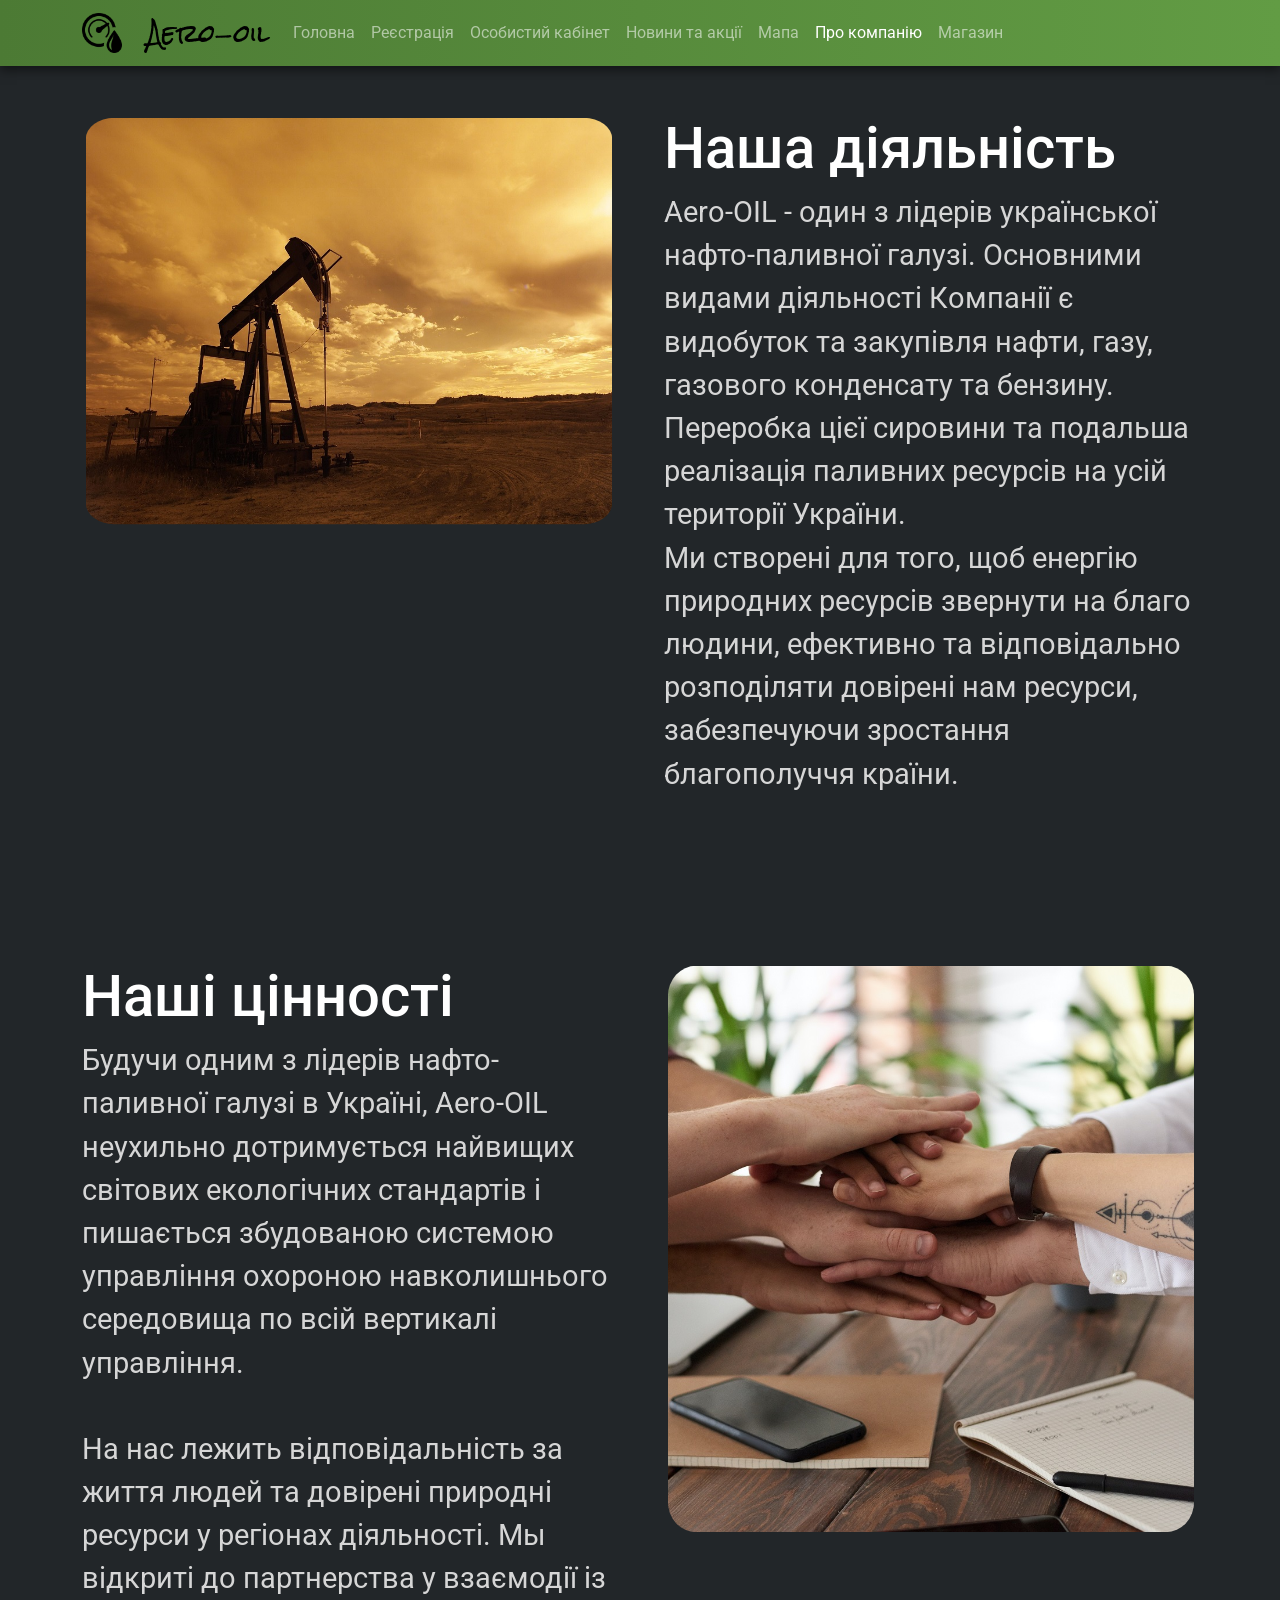
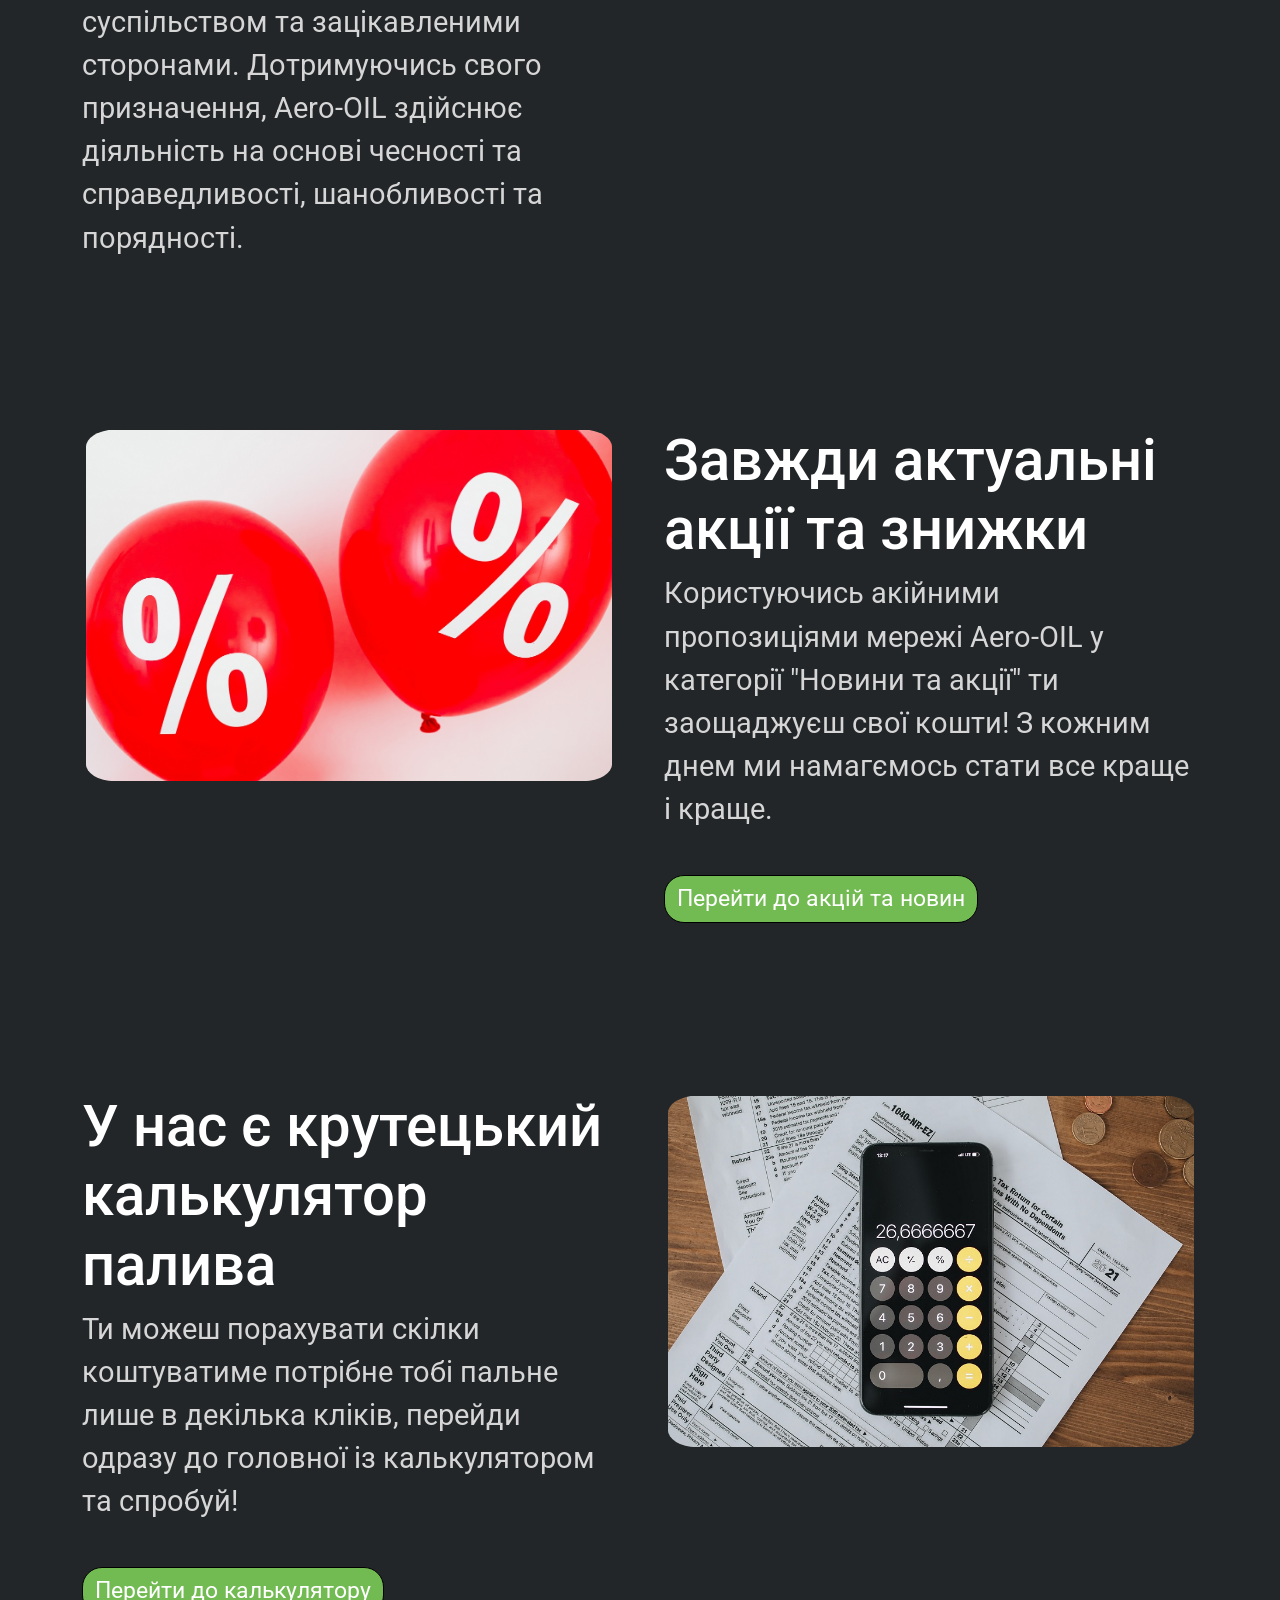
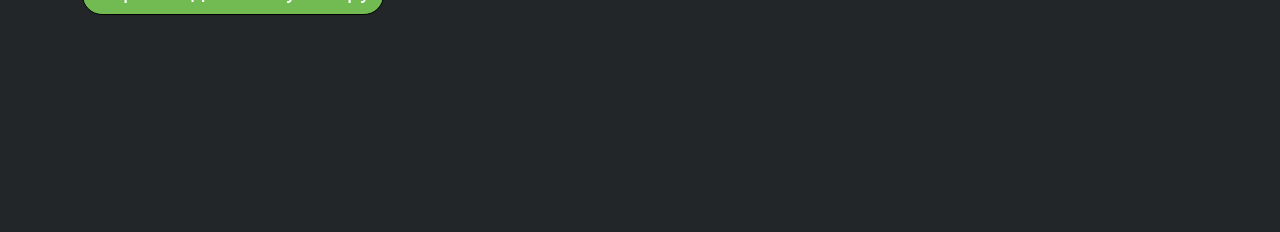
<file: about_company.html>
<!DOCTYPE html>
<html lang="en">
  <head>
    <meta charset="UTF-8" />
    <meta http-equiv="X-UA-Compatible" content="IE=edge" />
    <meta name="viewport" content="width=device-width, initial-scale=1.0" />
    <title>Про нас</title>
    <link rel="preconnect" href="https://fonts.googleapis.com" />
    <link rel="preconnect" href="https://fonts.gstatic.com" crossorigin />
    <link
      href="https://fonts.googleapis.com/css2?family=Rock+Salt&display=swap"
      rel="stylesheet"
    />
    <link rel="stylesheet" type="text/css" href="css/about_companyCSS.css" />
    <link rel="stylesheet" type="text/css" href="css/navbarCSS.css" />
    <link rel="preconnect" href="https://fonts.googleapis.com" />
    <link rel="preconnect" href="https://fonts.gstatic.com" crossorigin />
    <link
      href="https://fonts.googleapis.com/css2?family=Roboto:wght@400;500;700&display=swap"
      rel="stylesheet"
    />
    <link
      href="https://cdn.jsdelivr.net/npm/bootstrap@5.2.2/dist/css/bootstrap.min.css"
      rel="stylesheet"
      integrity="sha384-Zenh87qX5JnK2Jl0vWa8Ck2rdkQ2Bzep5IDxbcnCeuOxjzrPF/et3URy9Bv1WTRi"
      crossorigin="anonymous"
    />
    <link
      rel="apple-touch-icon"
      sizes="180x180"
      href="favicon/apple-touch-icon.png"
    />
    <link
      rel="icon"
      type="image/png"
      sizes="32x32"
      href="favicon/favicon-32x32.png"
    />
    <link
      rel="icon"
      type="image/png"
      sizes="16x16"
      href="favicon/favicon-16x16.png"
    />
    <link rel="manifest" href="favicon/site.webmanifest" />
  </head>
  <body>
    <nav class="navbar navbar-expand-lg navbar-dark mybg">
      <div class="container">
        <a class="navbar-brand logoPI" href="#"
          ><img src="images/logo.png" alt="Логотип" width="40"
        /></a>
        <p class="logoP">Aero-oil</p>
        <button
          class="navbar-toggler"
          type="button"
          data-bs-toggle="collapse"
          data-bs-target="#navbarNav"
          aria-controls="navbarNav"
          aria-expanded="false"
          aria-label="Toggle navigation"
        >
          <span class="navbar-toggler-icon"></span>
        </button>
        <div class="collapse navbar-collapse" id="navbarNav">
          <ul class="navbar-nav">
            <li class="nav-item">
              <a class="nav-link" aria-current="page" href="index.html"
                >Головна</a
              >
            </li>
            <li class="nav-item">
              <a class="nav-link" href="registration.html">Реєстрація</a>
            </li>
            <li class="nav-item">
              <a class="nav-link" href="#" id="cabinetBtn">Особистий кабінет</a>
            </li>
            <li class="nav-item">
              <a class="nav-link" href="news.html">Новини та акції</a>
            </li>
            <li class="nav-item">
              <a class="nav-link" href="map.html">Мапа</a>
            </li>
            <li class="nav-item">
              <a class="nav-link active" href="about_company.html"
                >Про компанію</a
              >
            </li>
            <li class="nav-item">
              <a class="nav-link" href="market.html">Магазин</a>
            </li>
          </ul>
        </div>
      </div>
    </nav>

    <div class="container my-5">
      <div class="row row-cols-1 row-cols-md-1 row-cols-lg-2 g-5">
        <div class="col">
          <div class="card2">
            <img
              src="images/pers_acc/oil_rig.jpg"
              class="card-img-2"
              alt="головна, 24/7"
            />
          </div>
        </div>
        <div class="col">
          <div class="card2">
            <h2>Наша діяльність</h2>
            <p>
              Aero-OIL - один з лідерів української нафто-паливної галузі.
              Основними видами діяльності Компанії є видобуток та закупівля
              нафти, газу, газового конденсату та бензину. Переробка цієї
              сировини та подальша реалізація паливних ресурсів на усій
              території України.
              <br />
              Ми створені для того, щоб енергію природних ресурсів звернути на
              благо людини, ефективно та відповідально розподіляти довірені нам
              ресурси, забезпечуючи зростання благополуччя країни.
            </p>
          </div>
        </div>
      </div>
      <div class="row row-cols-1 row-cols-md-1 row-cols-lg-2 g-5 row2">
        <div class="col">
          <div class="card2">
            <img
              src="images/pers_acc/team2.jpg"
              class="card-img-2"
              alt="головна, їжа"
            />
          </div>
        </div>
        <div class="col">
          <div class="card2">
            <h2>Наші цінності</h2>
            <p>
              Будучи одним з лідерів нафто-паливної галузі в Україні, Aero-OIL
              неухильно дотримується найвищих світових екологічних стандартів і
              пишається збудованою системою управління охороною навколишнього
              середовища по всій вертикалі управління.
              <br /><br />
              На нас лежить відповідальність за життя людей та довірені природні
              ресурси у регіонах діяльності. Мы відкриті до партнерства у
              взаємодії із суспільством та зацікавленими сторонами. Дотримуючись
              свого призначення, Aero-OIL здійснює діяльність на основі чесності
              та справедливості, шанобливості та порядності.
            </p>
          </div>
        </div>
      </div>
      <div class="row row-cols-1 row-cols-md-1 row-cols-lg-2 g-5">
        <div class="col">
          <div class="card2">
            <img
              src="images/pers_acc/percent.jpg"
              class="card-img-2"
              alt="головна, знижки"
            />
          </div>
        </div>
        <div class="col">
          <div class="card2">
            <h2>Завжди актуальні акції та знижки</h2>
            <p>
              Користуючись акійними пропозиціями мережі Aero-OIL у категорії
              "Новини та акції" ти заощаджуєш свої кошти! З кожним днем ми
              намагємось стати все краще і краще. <br /><br /><a
                href="news.html"
                class="btn btn-primary btnNumber"
                >Перейти до акцій та новин</a
              >
            </p>
          </div>
        </div>
      </div>
      <div class="row row-cols-1 row-cols-md-1 row-cols-lg-2 g-5 row2">
        <div class="col">
          <div class="card2">
            <img
              src="images/pers_acc/calculate.jpg"
              class="card-img-2"
              alt="головна, калькулятор"
            />
          </div>
        </div>
        <div class="col">
          <div class="card2">
            <h2>У нас є крутецький калькулятор палива</h2>
            <p>
              Ти можеш порахувати скілки коштуватиме потрібне тобі пальне лише в
              декілька кліків, перейди одразу до головної із калькулятором та
              спробуй! <br /><br /><a
                href="index.html#calcOnHome"
                class="btn btn-primary btnNumber"
                >Перейти до калькулятору</a
              >
            </p>
          </div>
        </div>
      </div>
    </div>
    </body>
    <script
      src="https://cdn.jsdelivr.net/npm/bootstrap@5.2.2/dist/js/bootstrap.bundle.min.js"
      integrity="sha384-OERcA2EqjJCMA+/3y+gxIOqMEjwtxJY7qPCqsdltbNJuaOe923+mo//f6V8Qbsw3"
      crossorigin="anonymous"
    ></script>
        <script>
      document.querySelector("#cabinetBtn").addEventListener("click", (e) => {
  e.preventDefault();

  const uid = sessionStorage.getItem("UID");

  if (uid) {
    window.location.href = "personal_cabinet.html";
  } else {
    window.location.href = "validation.html";
  }
});
    </script>
  
</html>
</file>
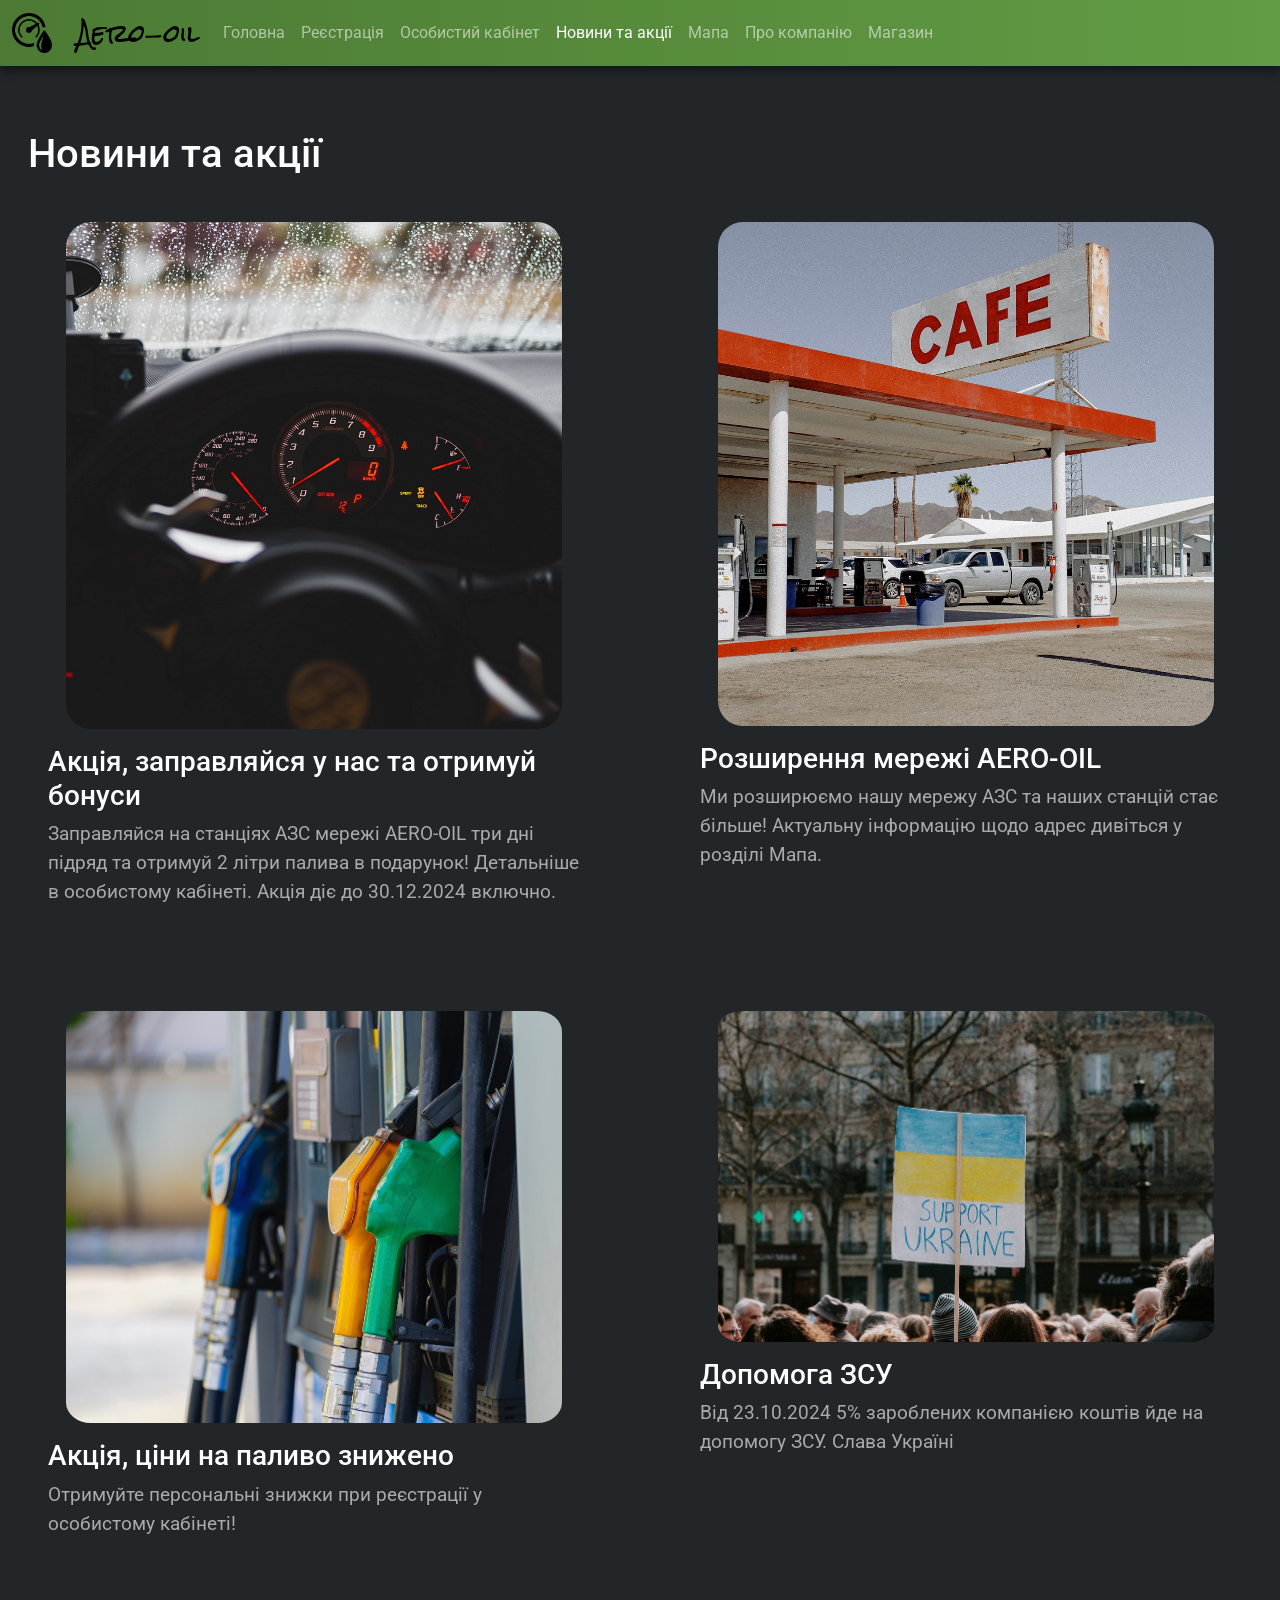
<file: news.html>
<!DOCTYPE html>
<html lang="en">
  <head>
    <meta charset="UTF-8" />
    <meta http-equiv="X-UA-Compatible" content="IE=edge" />
    <meta name="viewport" content="width=device-width, initial-scale=1.0" />
    <title>Новини</title>
    <link rel="stylesheet" type="text/css" href="css/newsCSS.css" />
    <link rel="stylesheet" type="text/css" href="css/navbarCSS.css" />
    <link rel="preconnect" href="https://fonts.googleapis.com" />
    <link rel="preconnect" href="https://fonts.gstatic.com" crossorigin />
    <link
    href="https://fonts.googleapis.com/css2?family=Rock+Salt&display=swap"
    rel="stylesheet"
  />
    <link
      href="https://fonts.googleapis.com/css2?family=Roboto:wght@400;500;700&display=swap"
      rel="stylesheet"
    />
    <link
      href="https://cdn.jsdelivr.net/npm/bootstrap@5.2.2/dist/css/bootstrap.min.css"
      rel="stylesheet"
      integrity="sha384-Zenh87qX5JnK2Jl0vWa8Ck2rdkQ2Bzep5IDxbcnCeuOxjzrPF/et3URy9Bv1WTRi"
      crossorigin="anonymous"
    />
    <link
      rel="apple-touch-icon"
      sizes="180x180"
      href="favicon/apple-touch-icon.png"
    />
    <link
      rel="icon"
      type="image/png"
      sizes="32x32"
      href="favicon/favicon-32x32.png"
    />
    <link
      rel="icon"
      type="image/png"
      sizes="16x16"
      href="favicon/favicon-16x16.png"
    />
    <link rel="manifest" href="favicon/site.webmanifest" />
  </head>
  <body>
    <nav class="navbar navbar-expand-lg navbar-dark mybg">
      <div class="container">
        <a class="navbar-brand logoPI" href="#"
          ><img src="images/logo.png" alt="Логотип" width="40"
        /></a>
        <p class="logoP">Aero-oil</p>
        <button
          class="navbar-toggler"
          type="button"
          data-bs-toggle="collapse"
          data-bs-target="#navbarNav"
          aria-controls="navbarNav"
          aria-expanded="false"
          aria-label="Toggle navigation"
        >
          <span class="navbar-toggler-icon"></span>
        </button>
        <div class="collapse navbar-collapse" id="navbarNav">
          <ul class="navbar-nav">
            <li class="nav-item">
              <a class="nav-link" aria-current="page" href="index.html"
                >Головна</a
              >
            </li>
            <li class="nav-item">
              <a class="nav-link" href="registration.html"
                >Реєстрація</a
              >
            </li>
            <li class="nav-item">
              <a class="nav-link" href="#" id="cabinetBtn">Особистий кабінет</a>
            </li>
            <li class="nav-item">
              <a class="nav-link active" href="news.html">Новини та акції</a>
            </li>
            <li class="nav-item">
              <a class="nav-link" href="map.html">Мапа</a>
            </li>
            <li class="nav-item">
              <a class="nav-link" href="about_company.html">Про компанію</a>
            </li>
            <li class="nav-item">
              <a class="nav-link" href="market.html">Магазин</a>
            </li>

          </ul>
        </div>
      </div>
    </nav>
    <div class="container my-5">
        <div class="h1news">
            <h1 style="color: white;">Новини та акції</h1>
        </div>
      <div class="row row-cols-1 row-cols-md-2 row-cols-lg-2 g-5">
                    <!-- реалізація клікабельних варіантів пізніше -->
                    <div class="col">
                        <a href="" class="card">
                          <img src="images/news/news3Auto-small.jpg" class="card-img-top" alt="новини, бонуси за заправку" />
                          <div class="card-body">
                            <h3 class="card-title">Акція, заправляйся у нас та отримуй бонуси</h3>
                            <p class="card-text">
                              Заправляйся на станціях АЗС мережі AERO-OIL три дні підряд та отримуй 2 літри палива в подарунок! Детальніше в особистому кабінеті. Акція діє до 30.12.2024 включно.
                            
                            </p>
                          </div>
                        </a>
                      </div>
        <div class="col">
            <a href="" class="card" >
              <img src="images/news/news2GAS-small.jpg" class="card-img-top" alt="новини, нові станції" />
              <div class="card-body">
                <h3 class="card-title">Розширення мережі AERO-OIL</h3>
                <p class="card-text">
                    Ми розширюємо нашу мережу АЗС та наших станцій стає більше! Актуальну інформацію щодо адрес дивіться у розділі Мапа.
                </p>
              </div>
            </a>
          </div>
          <div class="col">
            <a href="" class="card">
              <img src="images/news/news4GasCost-small.jpg" class="card-img-top" alt="новини, ціна на паливо" />
              <div class="card-body">
                <h3 class="card-title">Акція, ціни на паливо знижено</h3>
                <p class="card-text">
                  Отримуйте персональні знижки при реєстрації у особистому кабінеті!
                    </p>
              </div>
            </a>
          </div>
          <div class="col">
            <a href="" class="card">
              <img src="images/news/news1War-small.jpg" class="card-img-top" alt="новини, допомога зсу" />
              <div class="card-body">
                <h3 class="card-title">Допомога ЗСУ</h3>
                <p class="card-text">
                  Від 23.10.2024 5% зароблених компанією коштів йде на допомогу ЗСУ. Слава Україні
                </p>
              </div>
            </a>
          </div>

          </div>
        </div>
      </div>
    </div>
    <script
      src="https://cdn.jsdelivr.net/npm/bootstrap@5.2.2/dist/js/bootstrap.bundle.min.js"
      integrity="sha384-OERcA2EqjJCMA+/3y+gxIOqMEjwtxJY7qPCqsdltbNJuaOe923+mo//f6V8Qbsw3"
      crossorigin="anonymous"
    ></script>
        <script>
      document.querySelector("#cabinetBtn").addEventListener("click", (e) => {
  e.preventDefault();

  const uid = sessionStorage.getItem("UID");

  if (uid) {
    window.location.href = "personal_cabinet.html";
  } else {
    window.location.href = "validation.html";
  }
});
    </script>
    
  </body>

</html>
</file>
<file: css/about_companyCSS.css>
.card {
  border-radius: 2em;
  text-align: center;
  padding: 1em;
}

.card img {
  border-radius: 50%;
  width: 85%;
  margin: auto;
  box-shadow: 0 0 7px rgba(0, 26, 255, 0.5);
  padding: 0.2em;
}

.card2 {
  text-align: left;
  /* border-color: #f1f5fe !important; */
  background-color: #222629 !important;
  text-decoration: none;
  color: #d6d6d6;
  font-size: larger;
}

.card2 h2 {
  font-size: 300%;
  color: #fff !important;
}

.card2 p {
  font-size: 150%;
  margin-bottom: 3em;
}
.card-img-2 {
  border-radius: 6% !important;
  width: 100%;
  margin: auto;
  width: 100% !important;
  margin: auto !important;
  box-shadow: none !important;
  padding: 0.2em !important;
}

.row2 {
  flex-direction: row-reverse !important;
  padding-top: 5em !important;
  padding-bottom: 5em !important;
}

.container2 {
  font-size: larger !important;
  padding-bottom: 7em !important;
}

.form-selectMy {
  margin-top: 0.5em;
  font-size: 85% !important;
  display: inline-block !important;
  width: max-content !important;
}

.btnNumber {
  --bs-btn-font-size: 80% !important;
  margin-bottom: 0.5%;
  background-color: #72bb53 !important;
  border-color: black !important;
  border-radius: 20px !important;
  border-width: 1px !important;
}

.btnNumber:hover {
  background-color: #4c7a34 !important;
}

.inpNumb {
  font-size: 85% !important;
}
</file>
<file: css/navbarCSS.css>
.mybg {
  opacity: 1;
  background: linear-gradient(90deg, #4c7a34, #629c44);
  box-shadow: 0 4px 10px rgba(0, 0, 0, 0.5);
  transition: background-color 0.3s ease, box-shadow 0.3s ease;
}

body {
  background-color: #222629 !important;
  font-family: "Roboto", sans-serif !important;
}

.navbar-brand {
  margin-right: 0.5em !important;
}

.logoP {
  color: black;
  display: inline-block;
  flex-basis: auto;
  align-items: center;
  margin-right: 15px;
  margin-left: 15px;
  margin-bottom: auto;
  margin-top: auto;
  font-family: "Rock Salt", cursive !important;
  font-size: x-large !important;
  /* margin-right: 10em; */
}

.logoPI {
  pointer-events: none;
}

.navbar-container {
  max-width: 1450px !important;
}

.navbar > .container {
  justify-content: flex-start !important;
  display: flex !important;
  flex-wrap: inherit !important;
  align-items: center !important;
  justify-content: space-between !important;
}
</file>
<file: css/newsCSS.css>
.card {
  /* border-radius: 2em; */
  text-align: left;
  padding: 1em;
  border-color: #222629 !important;
  background-color: #222629 !important;
  text-decoration: none;
  color: black;
  pointer-events: none;
  font-size: larger;
}

/* .card:hover {
  color: #0a55bf;
} */

.card img {
  border-radius: 5%;
  width: 88%;
  margin: auto;
  /* box-shadow: 0 0 7px rgba(0, 26, 255, 0.5); */
  /* padding: 0.2em; */
}

.h1news {
  /* margin-bottom: 1.5em; */
  text-align: left;
  padding: 1em;
}

.container {
  max-width: 1450px !important;
  /* font-size: larger !important; */
}

.card-body {
  color: #fff !important;
}

.card-text {
  color: #aaaaaa;
}
</file>
